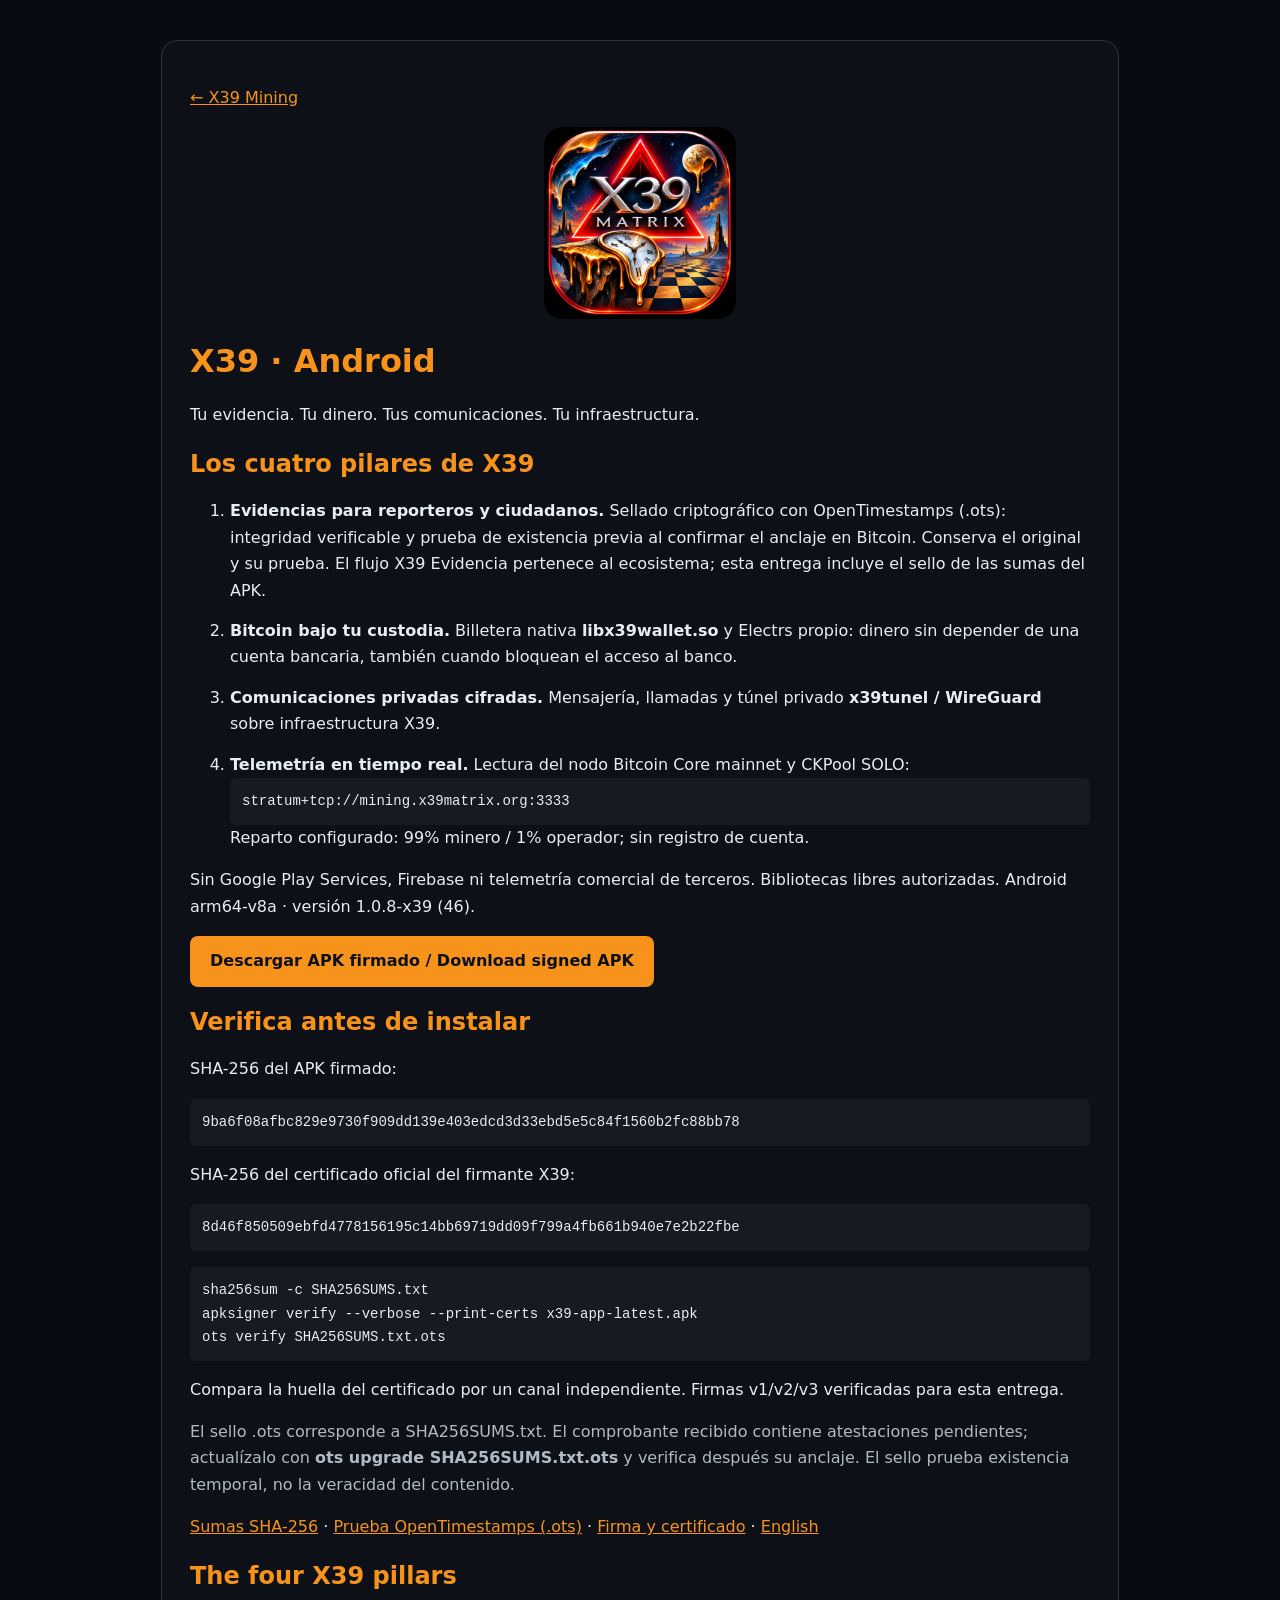
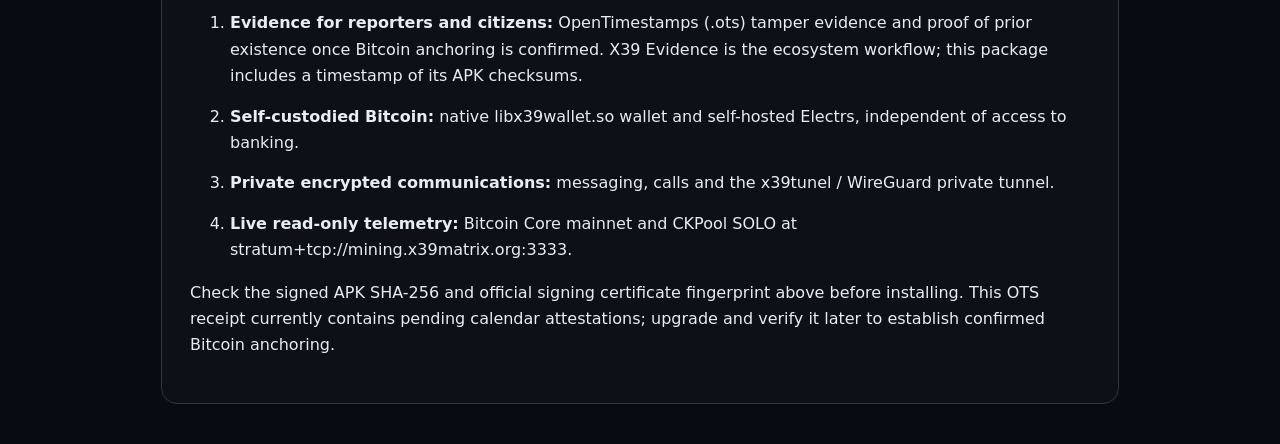
<file: dist_web/index.html>
<!doctype html>
<html lang="es">
<head>
<meta charset="utf-8">
<meta name="viewport" content="width=device-width,initial-scale=1">
<title>X39 Android · Evidencias, Bitcoin y comunicaciones privadas</title>
<meta name="description" content="Los cuatro pilares de X39: evidencias con OpenTimestamps, Bitcoin bajo tu custodia, comunicaciones cifradas y telemetría soberana. APK firmado y hashes verificables.">
<link rel="canonical" href="https://mining.x39matrix.org/app/index.html">
<link rel="stylesheet" href="x39-app.css">
</head>
<body>
<main class="x39-app" aria-labelledby="x39-app-title">
<p><a href="/">← X39 Mining</a></p>
<img class="x39-brand-icon" src="x39-icon.png" width="192" height="192" alt="Logo oficial X39 MATRIX">
<h1 id="x39-app-title">X39 · Android</h1>
<p>Tu evidencia. Tu dinero. Tus comunicaciones. Tu infraestructura.</p>
<h2>Los cuatro pilares de X39</h2>
<ol>
<li><strong>Evidencias para reporteros y ciudadanos.</strong> Sellado criptográfico con OpenTimestamps (.ots): integridad verificable y prueba de existencia previa al confirmar el anclaje en Bitcoin. Conserva el original y su prueba. El flujo X39 Evidencia pertenece al ecosistema; esta entrega incluye el sello de las sumas del APK.</li>
<li><strong>Bitcoin bajo tu custodia.</strong> Billetera nativa <strong>libx39wallet.so</strong> y Electrs propio: dinero sin depender de una cuenta bancaria, también cuando bloquean el acceso al banco.</li>
<li><strong>Comunicaciones privadas cifradas.</strong> Mensajería, llamadas y túnel privado <strong>x39tunel / WireGuard</strong> sobre infraestructura X39.</li>
<li><strong>Telemetría en tiempo real.</strong> Lectura del nodo Bitcoin Core mainnet y CKPool SOLO: <code>stratum+tcp://mining.x39matrix.org:3333</code> Reparto configurado: 99% minero / 1% operador; sin registro de cuenta.</li>
</ol>
<p>Sin Google Play Services, Firebase ni telemetría comercial de terceros. Bibliotecas libres autorizadas. Android arm64-v8a · versión 1.0.8-x39 (46).</p>
<a class="x39-download" href="x39-app-latest.apk" download>Descargar APK firmado / Download signed APK</a>
<h2>Verifica antes de instalar</h2>
<p>SHA-256 del APK firmado:</p>
<code id="x39-apk-sha256">9ba6f08afbc829e9730f909dd139e403edcd3d33ebd5e5c84f1560b2fc88bb78</code>
<p>SHA-256 del certificado oficial del firmante X39:</p>
<code id="x39-signer-sha256">8d46f850509ebfd4778156195c14bb69719dd09f799a4fb661b940e7e2b22fbe</code>
<pre><code>sha256sum -c SHA256SUMS.txt
apksigner verify --verbose --print-certs x39-app-latest.apk
ots verify SHA256SUMS.txt.ots</code></pre>
<p>Compara la huella del certificado por un canal independiente. Firmas v1/v2/v3 verificadas para esta entrega.</p>
<p class="x39-note">El sello .ots corresponde a SHA256SUMS.txt. El comprobante recibido contiene atestaciones pendientes; actualízalo con <strong>ots upgrade SHA256SUMS.txt.ots</strong> y verifica después su anclaje. El sello prueba existencia temporal, no la veracidad del contenido.</p>
<p><a href="SHA256SUMS.txt">Sumas SHA-256</a> · <a href="SHA256SUMS.txt.ots" download>Prueba OpenTimestamps (.ots)</a> · <a href="FIRMA_APK.txt">Firma y certificado</a> · <a href="index.html#x39-english">English</a></p>
<section lang="en" aria-labelledby="x39-english">
<h2 id="x39-english">The four X39 pillars</h2>
<ol>
<li><strong>Evidence for reporters and citizens:</strong> OpenTimestamps (.ots) tamper evidence and proof of prior existence once Bitcoin anchoring is confirmed. X39 Evidence is the ecosystem workflow; this package includes a timestamp of its APK checksums.</li>
<li><strong>Self-custodied Bitcoin:</strong> native libx39wallet.so wallet and self-hosted Electrs, independent of access to banking.</li>
<li><strong>Private encrypted communications:</strong> messaging, calls and the x39tunel / WireGuard private tunnel.</li>
<li><strong>Live read-only telemetry:</strong> Bitcoin Core mainnet and CKPool SOLO at stratum+tcp://mining.x39matrix.org:3333.</li>
</ol>
<p>Check the signed APK SHA-256 and official signing certificate fingerprint above before installing. This OTS receipt currently contains pending calendar attestations; upgrade and verify it later to establish confirmed Bitcoin anchoring.</p>
</section>
</main>
</body>
</html>
</file>
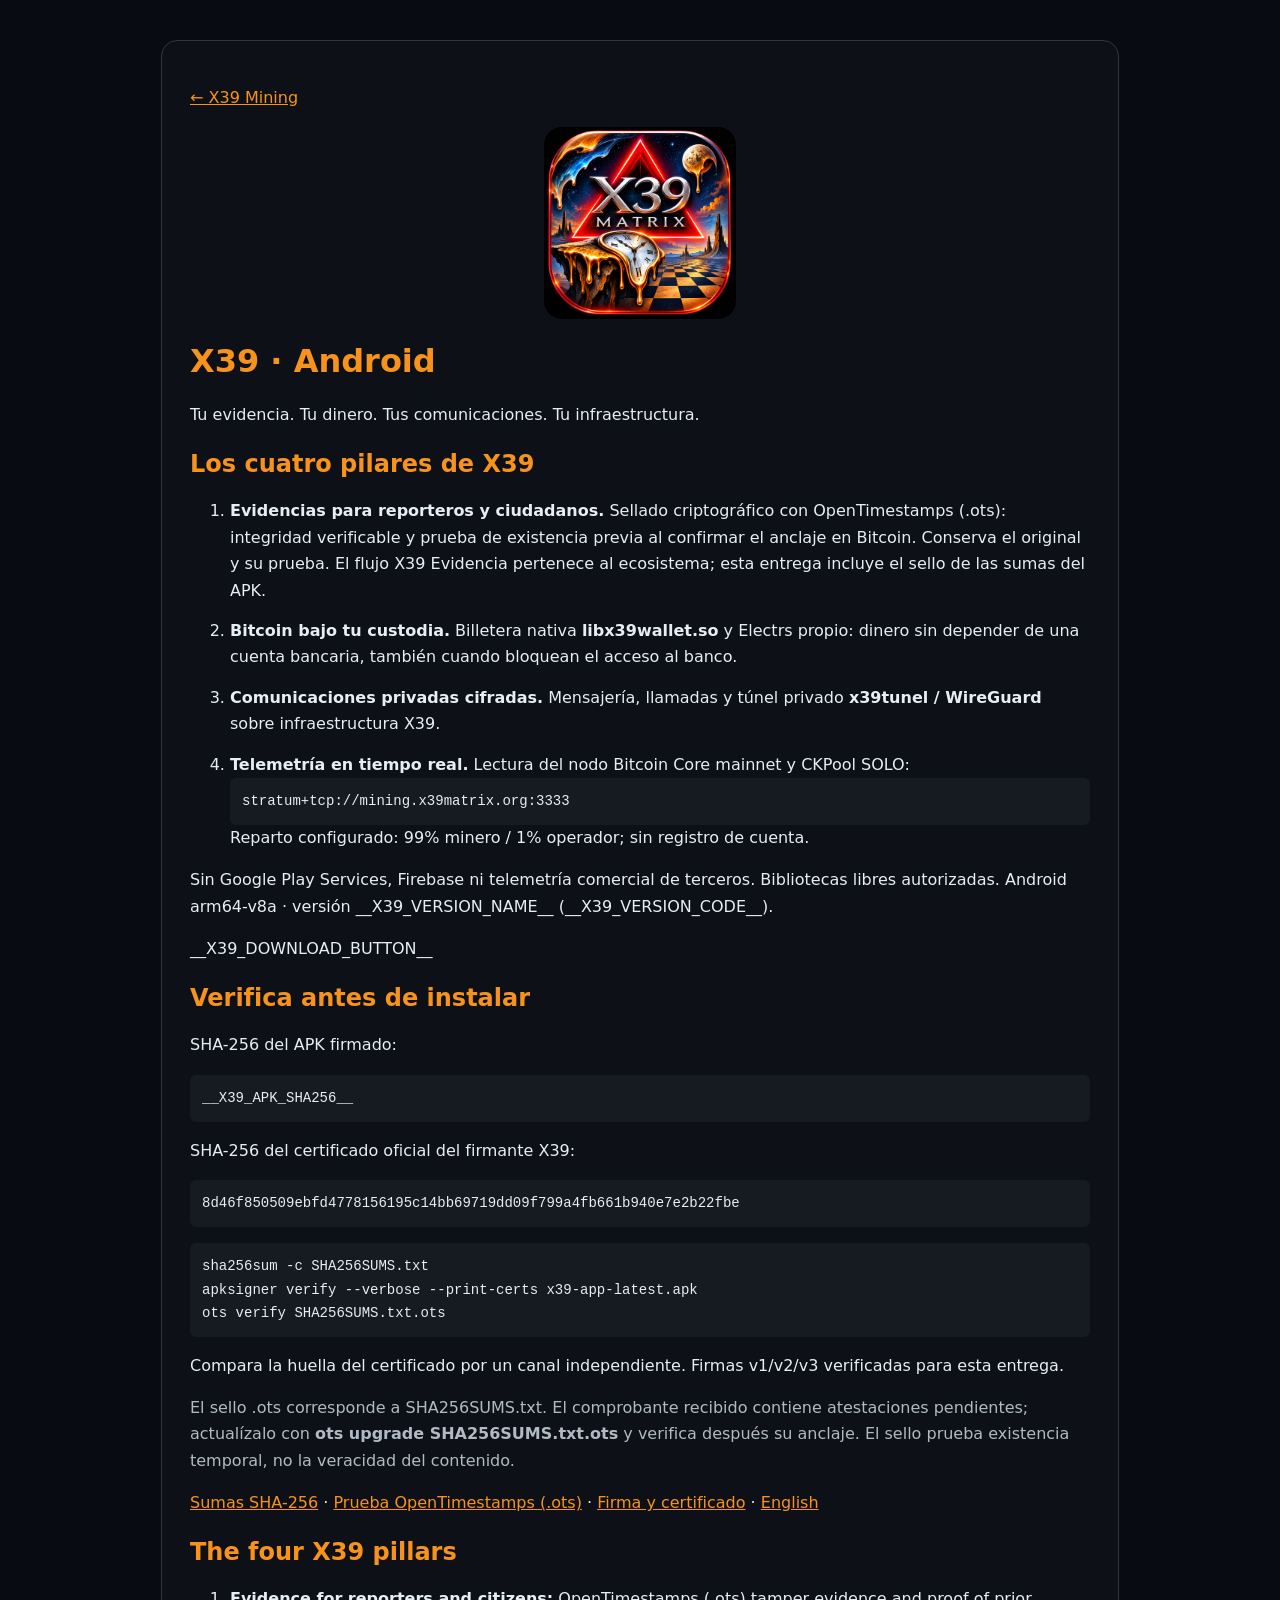
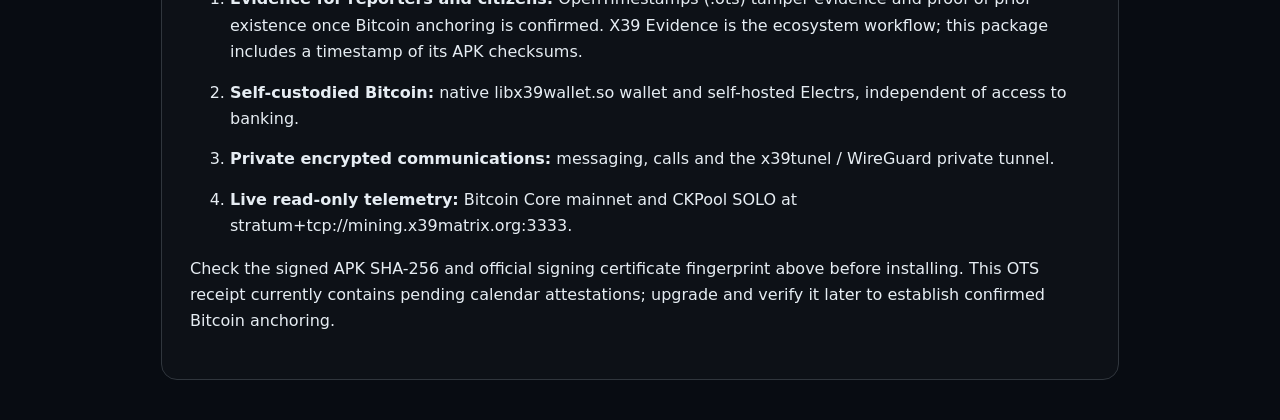
<file: dist_web/download-x39-app.template.html>
<!doctype html>
<html lang="es">
<head>
<meta charset="utf-8">
<meta name="viewport" content="width=device-width,initial-scale=1">
<title>X39 Android · Evidencias, Bitcoin y comunicaciones privadas</title>
<meta name="description" content="Los cuatro pilares de X39: evidencias con OpenTimestamps, Bitcoin bajo tu custodia, comunicaciones cifradas y telemetría soberana. APK firmado y hashes verificables.">
<link rel="canonical" href="https://mining.x39matrix.org/app/index.html">
<link rel="stylesheet" href="x39-app.css">
</head>
<body>
<main class="x39-app" aria-labelledby="x39-app-title">
<p><a href="/">← X39 Mining</a></p>
<img class="x39-brand-icon" src="x39-icon.png" width="192" height="192" alt="Logo oficial X39 MATRIX">
<h1 id="x39-app-title">X39 · Android</h1>
<p>Tu evidencia. Tu dinero. Tus comunicaciones. Tu infraestructura.</p>
<h2>Los cuatro pilares de X39</h2>
<ol>
<li><strong>Evidencias para reporteros y ciudadanos.</strong> Sellado criptográfico con OpenTimestamps (.ots): integridad verificable y prueba de existencia previa al confirmar el anclaje en Bitcoin. Conserva el original y su prueba. El flujo X39 Evidencia pertenece al ecosistema; esta entrega incluye el sello de las sumas del APK.</li>
<li><strong>Bitcoin bajo tu custodia.</strong> Billetera nativa <strong>libx39wallet.so</strong> y Electrs propio: dinero sin depender de una cuenta bancaria, también cuando bloquean el acceso al banco.</li>
<li><strong>Comunicaciones privadas cifradas.</strong> Mensajería, llamadas y túnel privado <strong>x39tunel / WireGuard</strong> sobre infraestructura X39.</li>
<li><strong>Telemetría en tiempo real.</strong> Lectura del nodo Bitcoin Core mainnet y CKPool SOLO: <code>stratum+tcp://mining.x39matrix.org:3333</code> Reparto configurado: 99% minero / 1% operador; sin registro de cuenta.</li>
</ol>
<p>Sin Google Play Services, Firebase ni telemetría comercial de terceros. Bibliotecas libres autorizadas. Android arm64-v8a · versión __X39_VERSION_NAME__ (__X39_VERSION_CODE__).</p>
__X39_DOWNLOAD_BUTTON__
<h2>Verifica antes de instalar</h2>
<p>SHA-256 del APK firmado:</p>
<code id="x39-apk-sha256">__X39_APK_SHA256__</code>
<p>SHA-256 del certificado oficial del firmante X39:</p>
<code id="x39-signer-sha256">8d46f850509ebfd4778156195c14bb69719dd09f799a4fb661b940e7e2b22fbe</code>
<pre><code>sha256sum -c SHA256SUMS.txt
apksigner verify --verbose --print-certs x39-app-latest.apk
ots verify SHA256SUMS.txt.ots</code></pre>
<p>Compara la huella del certificado por un canal independiente. Firmas v1/v2/v3 verificadas para esta entrega.</p>
<p class="x39-note">El sello .ots corresponde a SHA256SUMS.txt. El comprobante recibido contiene atestaciones pendientes; actualízalo con <strong>ots upgrade SHA256SUMS.txt.ots</strong> y verifica después su anclaje. El sello prueba existencia temporal, no la veracidad del contenido.</p>
<p><a href="SHA256SUMS.txt">Sumas SHA-256</a> · <a href="SHA256SUMS.txt.ots" download>Prueba OpenTimestamps (.ots)</a> · <a href="FIRMA_APK.txt">Firma y certificado</a> · <a href="index.html#x39-english">English</a></p>
<section lang="en" aria-labelledby="x39-english">
<h2 id="x39-english">The four X39 pillars</h2>
<ol>
<li><strong>Evidence for reporters and citizens:</strong> OpenTimestamps (.ots) tamper evidence and proof of prior existence once Bitcoin anchoring is confirmed. X39 Evidence is the ecosystem workflow; this package includes a timestamp of its APK checksums.</li>
<li><strong>Self-custodied Bitcoin:</strong> native libx39wallet.so wallet and self-hosted Electrs, independent of access to banking.</li>
<li><strong>Private encrypted communications:</strong> messaging, calls and the x39tunel / WireGuard private tunnel.</li>
<li><strong>Live read-only telemetry:</strong> Bitcoin Core mainnet and CKPool SOLO at stratum+tcp://mining.x39matrix.org:3333.</li>
</ol>
<p>Check the signed APK SHA-256 and official signing certificate fingerprint above before installing. This OTS receipt currently contains pending calendar attestations; upgrade and verify it later to establish confirmed Bitcoin anchoring.</p>
</section>
</main>
</body>
</html>
</file>
<file: dist_web/x39-app.css>
html{color-scheme:dark;background:#080c12}body{margin:0;padding:16px;color:#e6edf3;font:16px/1.65 system-ui,sans-serif}.x39-app{background:#0d1117;border:1px solid #30363d;border-radius:16px;padding:28px;max-width:900px;margin:24px auto}.x39-app h1,.x39-app h2{color:#f7931a;line-height:1.25}.x39-app a{color:#f7931a}.x39-app .x39-download{display:inline-block;background:#f7931a;color:#0d1117;padding:12px 20px;border-radius:8px;font-weight:700;text-decoration:none}.x39-app code{display:block;overflow-wrap:anywhere;background:#161b22;padding:12px;border-radius:6px;font-size:14px}.x39-app li{margin:14px 0}.x39-app .x39-note{color:#b1bac4}.x39-app a:focus-visible{outline:3px solid #fff;outline-offset:4px}@media(max-width:520px){body{padding:8px}.x39-app{padding:18px}}

.x39-brand-icon{display:block;max-width:100%;height:auto;margin:0 auto 20px;border-radius:18px}
</file>
